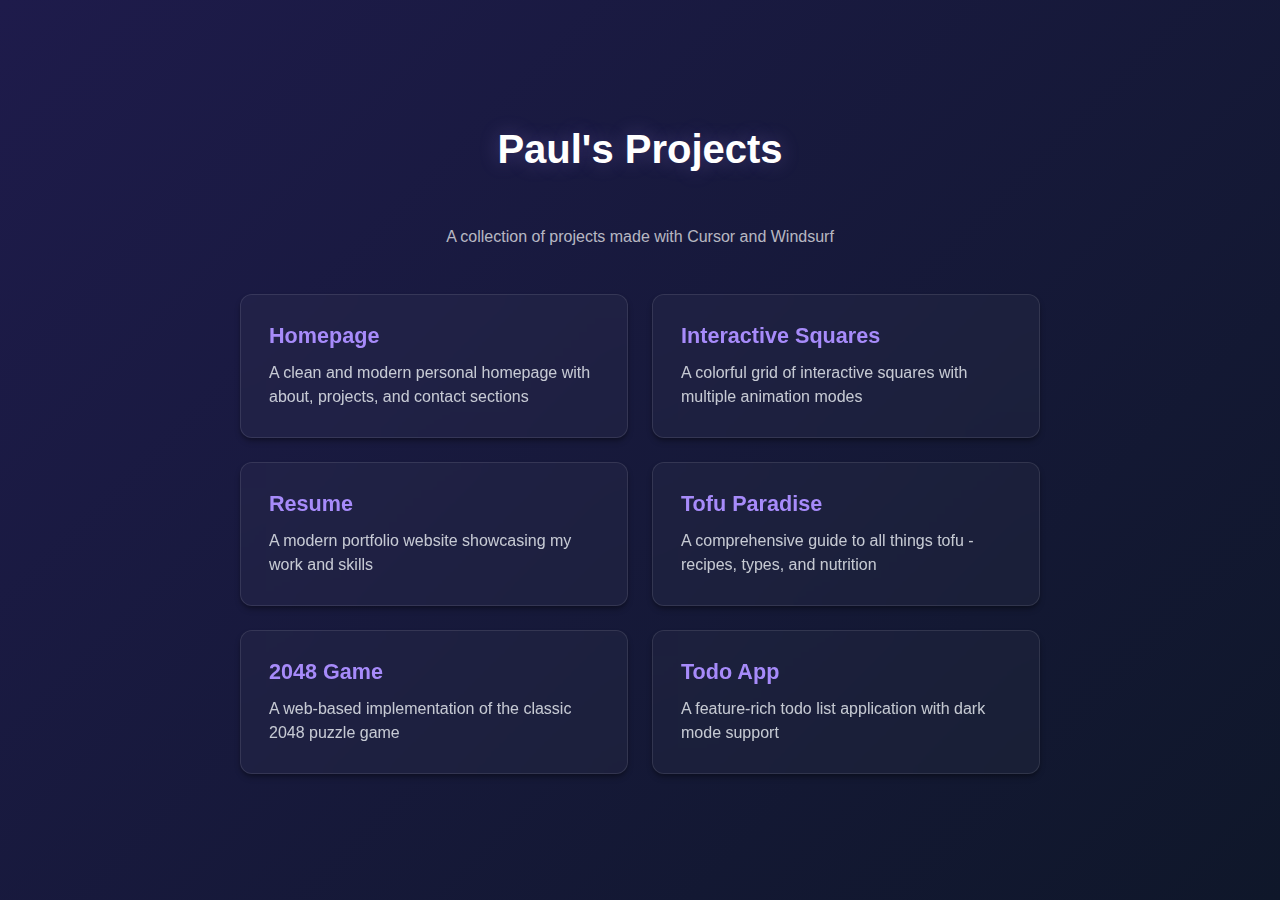
<file: index.html>
<!DOCTYPE html>
<html lang="en">
<head>
    <meta charset="UTF-8">
    <meta name="viewport" content="width=device-width, initial-scale=1.0">
    <title>Paul's Projects</title>
    <style>
        :root {
            --bg-color: #1e1b4b;
            --text-color: #f1f5f9;
            --primary-color: #a78bfa;
            --hover-bg: #1e293b;
            --gradient-start: #1e1b4b;
            --gradient-end: #0f172a;
            --card-shadow: 0 4px 6px -1px rgba(0, 0, 0, 0.3), 0 2px 4px -1px rgba(0, 0, 0, 0.2);
        }

        @media (prefers-color-scheme: dark) {
            :root {
                --bg-color: #1e1b4b;
                --text-color: #f1f5f9;
                --primary-color: #a78bfa;
                --hover-bg: #1e293b;
                --gradient-start: #1e1b4b;
                --gradient-end: #0f172a;
                --card-shadow: 0 4px 6px -1px rgba(0, 0, 0, 0.4), 0 2px 4px -1px rgba(0, 0, 0, 0.3);
            }
        }

        * {
            margin: 0;
            padding: 0;
            box-sizing: border-box;
        }

        body {
            font-family: -apple-system, BlinkMacSystemFont, 'Segoe UI', Roboto, sans-serif;
            background-color: var(--bg-color);
            color: var(--text-color);
            min-height: 100vh;
            display: flex;
            justify-content: center;
            align-items: center;
            padding: 2rem;
            background: linear-gradient(135deg, var(--gradient-start) 0%, var(--gradient-end) 100%);
        }
        p {
            padding: 1rem;
            text-align: center;
            color: rgba(255, 255, 255, 0.7);
            margin-bottom: 2rem;
        }

        .container {
            max-width: 800px;
            width: 100%;
        }

        h1 {
            font-size: 2.5rem;
            font-weight: 800;
            margin-bottom: 2.5rem;
            text-align: center;
            color: #fff;
            text-shadow: 0 0 20px rgba(167, 139, 250, 0.3);
        }

        .projects {
            display: grid;
            gap: 1.5rem;
        }

        .project-link {
            display: block;
            padding: 1.75rem;
            text-decoration: none;
            color: var(--text-color);
            background-color: rgba(255, 255, 255, 0.03);
            backdrop-filter: blur(10px);
            border-radius: 12px;
            transition: all 0.3s ease;
            border: 1px solid rgba(255, 255, 255, 0.1);
            box-shadow: var(--card-shadow);
        }

        .project-link:hover {
            transform: translateY(-4px);
            box-shadow: 0 8px 15px -3px rgba(0, 0, 0, 0.1), 0 4px 6px -2px rgba(0, 0, 0, 0.05);
            border-color: var(--primary-color);
            background-color: rgba(255, 255, 255, 0.05);
        }

        .project-title {
            font-size: 1.35rem;
            font-weight: 600;
            margin-bottom: 0.75rem;
            color: #a78bfa;
        }

        .project-description {
            opacity: 0.8;
            font-size: 1rem;
            line-height: 1.5;
        }

        @media (min-width: 640px) {
            .projects {
                grid-template-columns: repeat(2, 1fr);
            }
        }
    </style>
</head>
<body>
    <div class="container">
        <h1>Paul's Projects</h1>
        <p>A collection of projects made with Cursor and Windsurf</p>
        <div class="projects">
            <a href="homepage/index.html" class="project-link">
                <div class="project-title">Homepage</div>
                <div class="project-description">A clean and modern personal homepage with about, projects, and contact sections</div>
            </a>
            <a href="squares/index.html" class="project-link">
                <div class="project-title">Interactive Squares</div>
                <div class="project-description">A colorful grid of interactive squares with multiple animation modes</div>
            </a>
            <a href="personal/index.html" class="project-link">
                <div class="project-title">Resume</div>
                <div class="project-description">A modern portfolio website showcasing my work and skills</div>
            </a>
            <a href="tofu/index.html" class="project-link">
                <div class="project-title">Tofu Paradise</div>
                <div class="project-description">A comprehensive guide to all things tofu - recipes, types, and nutrition</div>
            </a>
            <a href="2048/index.html" class="project-link">
                <div class="project-title">2048 Game</div>
                <div class="project-description">A web-based implementation of the classic 2048 puzzle game</div>
            </a>
            <a href="todo/index.html" class="project-link">
                <div class="project-title">Todo App</div>
                <div class="project-description">A feature-rich todo list application with dark mode support</div>
            </a>
        </div>
    </div>
</body>
</html>
</file>
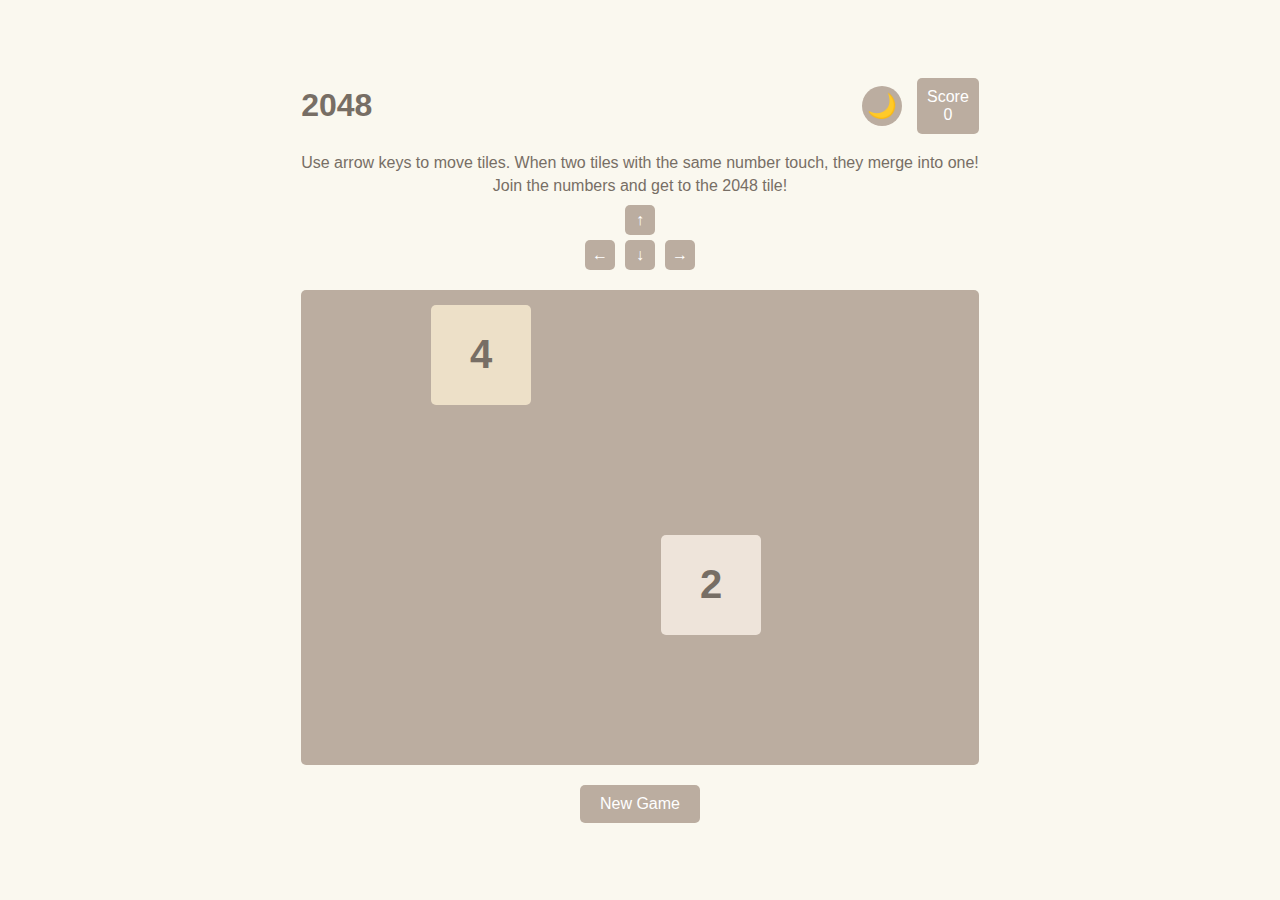
<file: 2048/index.html>
<!DOCTYPE html>
<html lang="en" data-theme="light">
<head>
    <meta charset="UTF-8">
    <title>2048 Game</title>
    <link rel="stylesheet" href="styles.css">
</head>
<body>
    <div class="container">
        <div class="header">
            <h1>2048</h1>
            <div class="theme-score-container">
                <button id="theme-toggle" class="theme-toggle">
                    <span class="theme-icon">🌙</span>
                </button>
                <div class="score-container">
                    <div class="score-label">Score</div>
                    <div id="score">0</div>
                </div>
            </div>
        </div>
        <div class="instructions">
            <p>Use arrow keys to move tiles. When two tiles with the same number touch, they merge into one!</p>
            <p>Join the numbers and get to the 2048 tile!</p>
            <div class="key-controls">
                <span>↑</span>
                <div>
                    <span>←</span>
                    <span>↓</span>
                    <span>→</span>
                </div>
            </div>
        </div>
        <div id="game-board" class="game-board"></div>
        <div class="controls">
            <button id="new-game">New Game</button>
        </div>
    </div>
    <script src="game.js"></script>
</body>
</html>
</file>
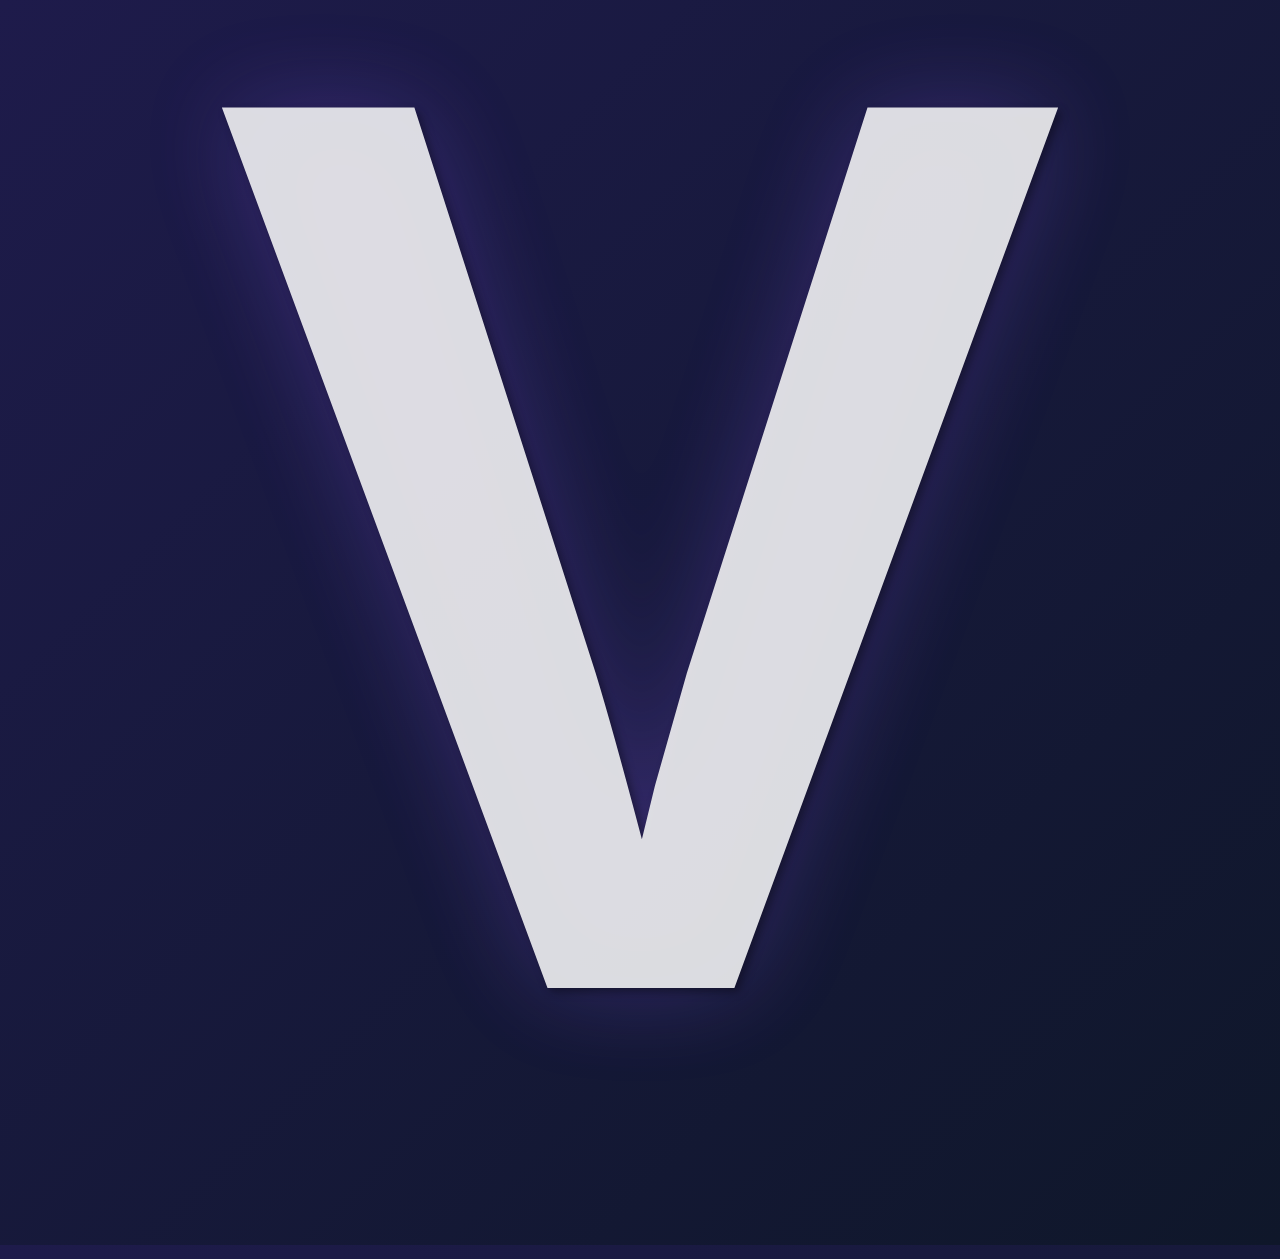
<file: homepage/index.html>
<!DOCTYPE html>
<html lang="en">
<head>
    <meta charset="UTF-8">
    <meta name="viewport" content="width=device-width, initial-scale=1.0">
    <title>Paul Vudmaska</title>
    <link rel="stylesheet" href="css.css">
    <link rel="icon" href="favicon.ico" type="image/x-icon">
    <meta name="description" content="Welcome to Paul Vudmaska's creative space">
    <meta name="theme-color" content="#020617">
</head>
<body>
    <div class="container">
        <div class="logo">
            <div class="v">V</div>
            <div class="paul">Paul</div>
        </div>
        <div class="thanks">I'm Paul, thanks for visiting</div>
    </div>
    <script src="js.js"></script>
</body>
</html>
</file>
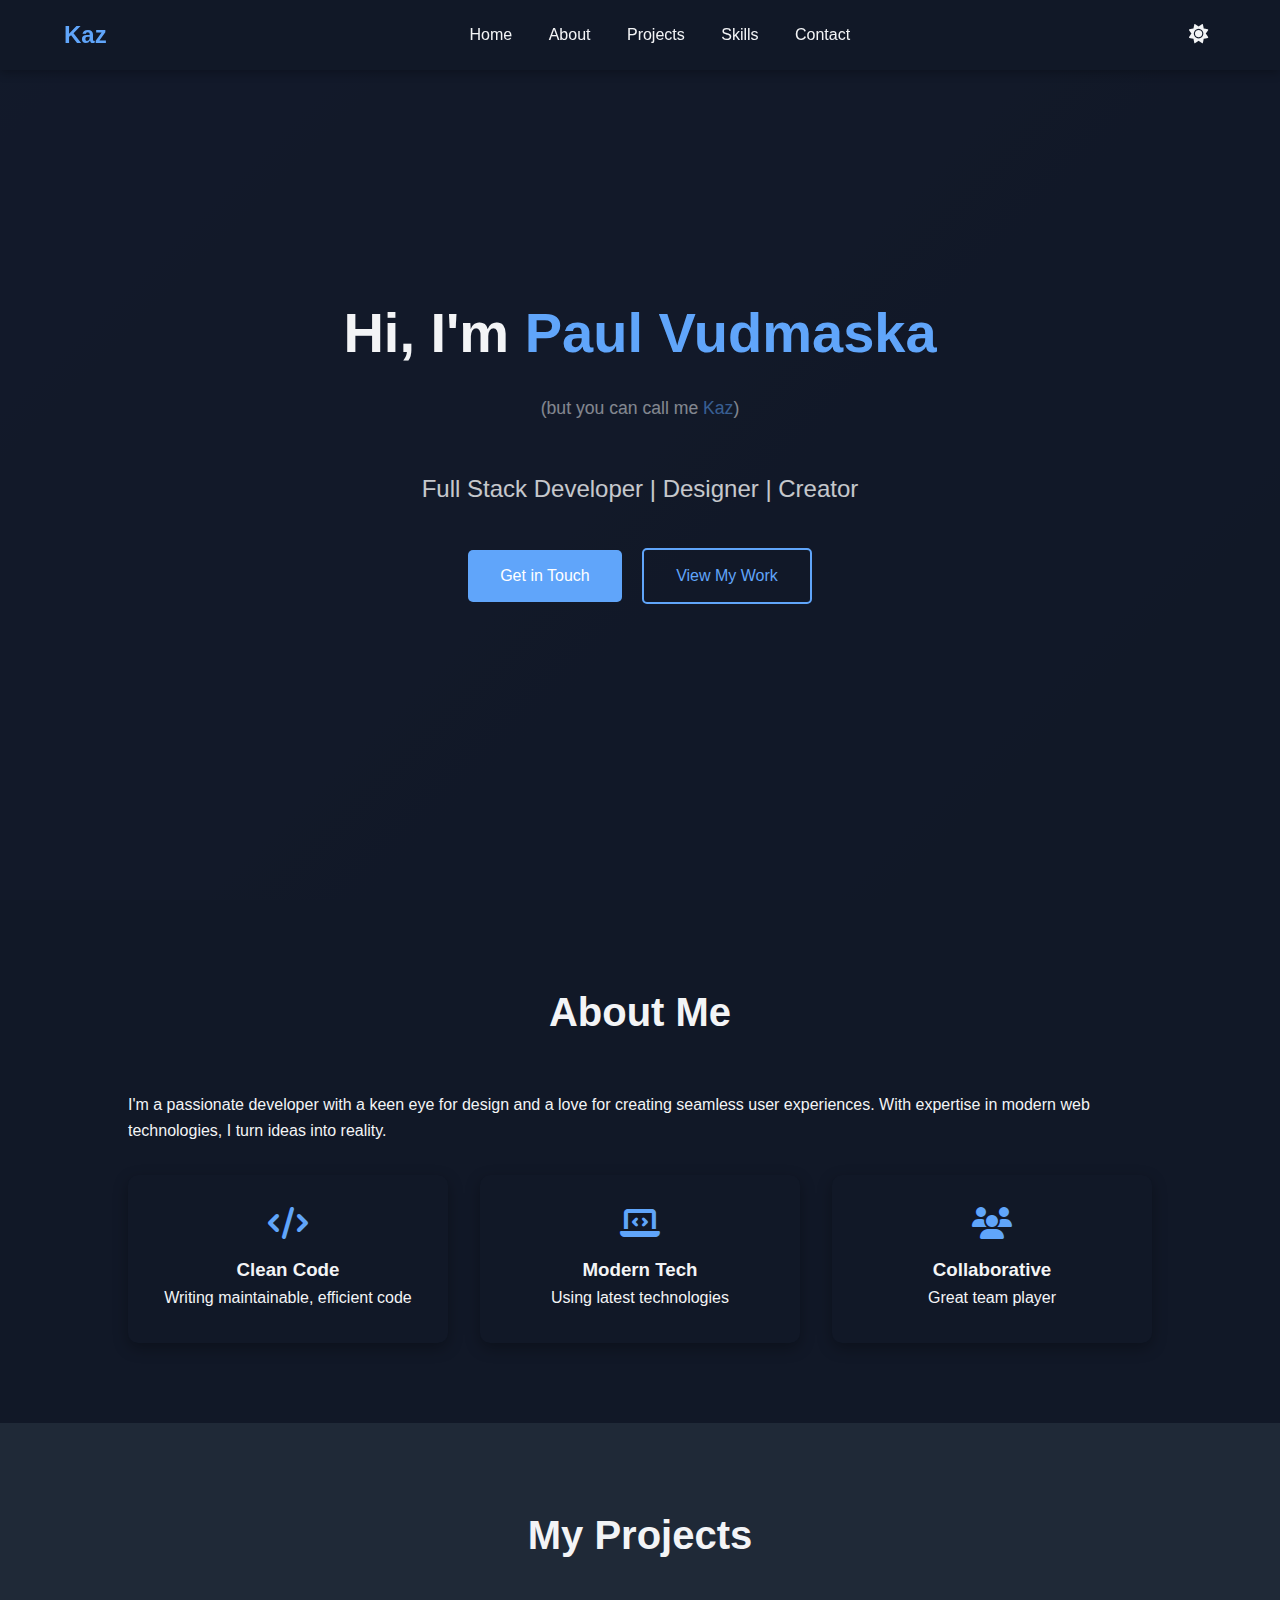
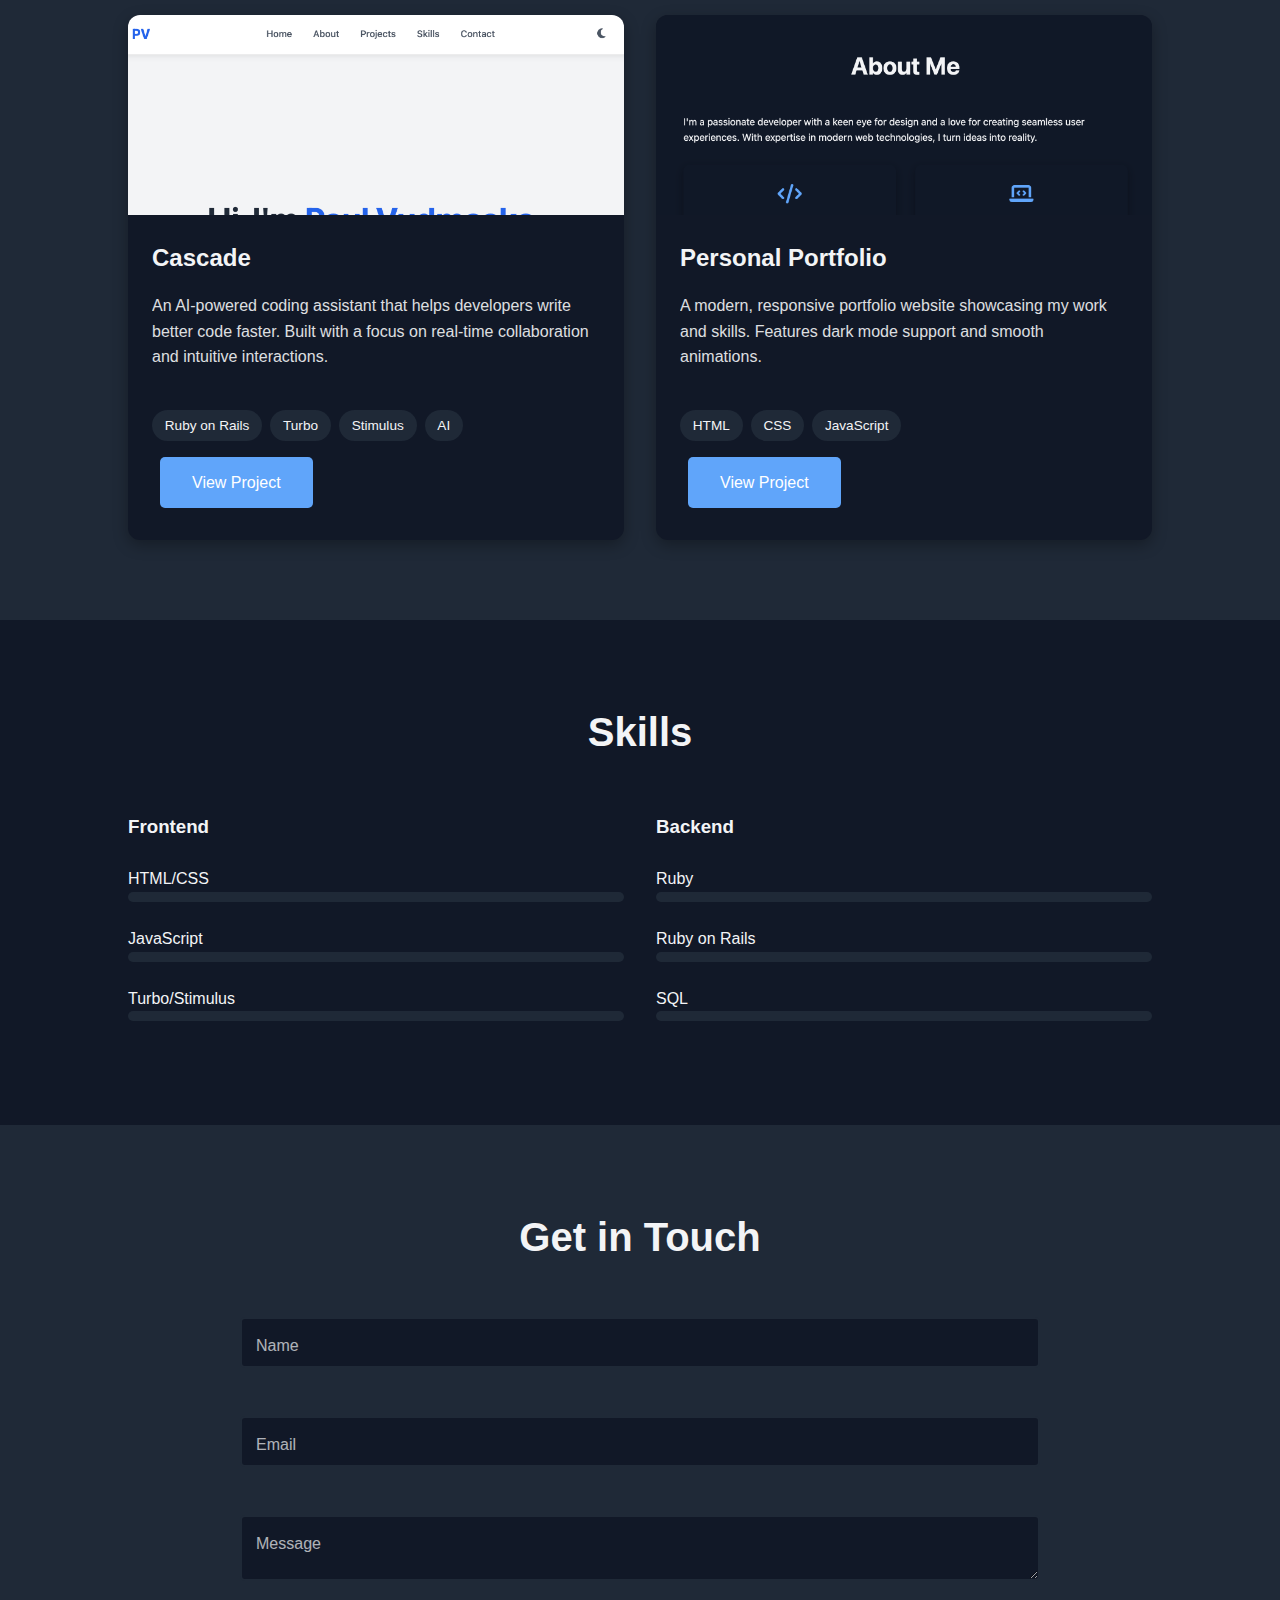
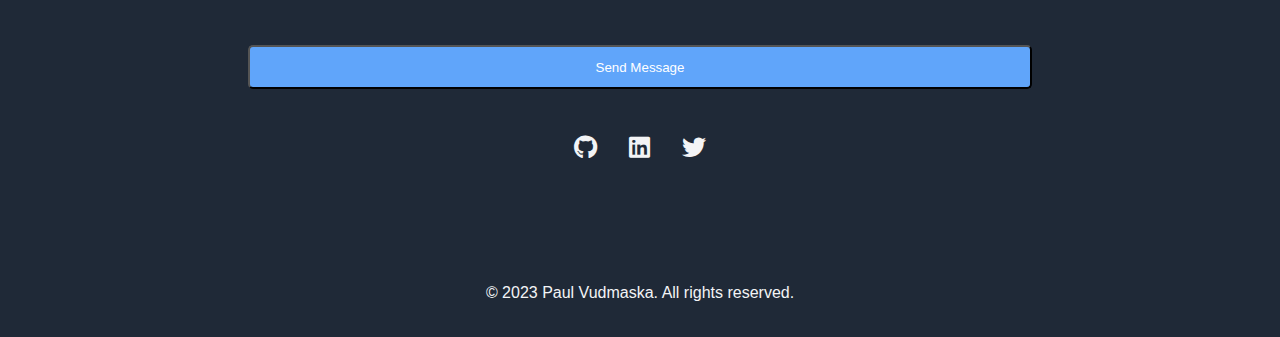
<file: personal/index.html>
<!DOCTYPE html>
<html lang="en">
<head>
    <meta charset="UTF-8">
    <meta name="viewport" content="width=device-width, initial-scale=1.0">
    <title>Paul Vudmaska - Personal Portfolio</title>
    <link rel="stylesheet" href="styles.css">
    <link rel="stylesheet" href="https://cdnjs.cloudflare.com/ajax/libs/font-awesome/6.4.0/css/all.min.css">
</head>
<body class="dark-theme">
    <nav class="navbar">
        <div class="nav-logo">Kaz</div>
        <div class="nav-links">
            <a href="#home">Home</a>
            <a href="#about">About</a>
            <a href="#projects">Projects</a>
            <a href="#skills">Skills</a>
            <a href="#contact">Contact</a>
        </div>
        <button class="theme-toggle">
            <i class="fas fa-sun"></i>
        </button>
    </nav>

    <section id="home" class="hero">
        <div class="hero-content">
            <h1>Hi, I'm <span class="highlight">Paul Vudmaska</span></h1>
            <h4>(but you can call me <span class="highlight">Kaz</span>)</h4>
            <p class="tagline">Full Stack Developer | Designer | Creator</p>
            <div class="cta-buttons">
                <a href="#contact" class="btn primary">Get in Touch</a>
                <a href="#projects" class="btn secondary">View My Work</a>
            </div>
        </div>
    </section>

    <section id="about" class="about">
        <h2>About Me</h2>
        <div class="about-content">
            <div class="about-text">
                <p>I'm a passionate developer with a keen eye for design and a love for creating seamless user experiences. With expertise in modern web technologies, I turn ideas into reality.</p>
                <div class="facts">
                    <div class="fact">
                        <i class="fas fa-code"></i>
                        <h3>Clean Code</h3>
                        <p>Writing maintainable, efficient code</p>
                    </div>
                    <div class="fact">
                        <i class="fas fa-laptop-code"></i>
                        <h3>Modern Tech</h3>
                        <p>Using latest technologies</p>
                    </div>
                    <div class="fact">
                        <i class="fas fa-users"></i>
                        <h3>Collaborative</h3>
                        <p>Great team player</p>
                    </div>
                </div>
            </div>
        </div>
    </section>

    <section id="projects" class="projects">
        <h2>My Projects</h2>
        <div class="project-grid">
            <!-- Project cards will be dynamically added with JavaScript -->
        </div>
    </section>

    <section id="skills" class="skills">
        <h2>Skills</h2>
        <div class="skills-container">
            <div class="skill-category">
                <h3>Frontend</h3>
                <div class="skill-list">
                    <div class="skill">
                        <span>HTML/CSS</span>
                        <div class="progress-bar" data-progress="90"></div>
                    </div>
                    <div class="skill">
                        <span>JavaScript</span>
                        <div class="progress-bar" data-progress="85"></div>
                    </div>
                    <div class="skill">
                        <span>Turbo/Stimulus</span>
                        <div class="progress-bar" data-progress="50"></div>
                    </div>
                </div>
            </div>
            <div class="skill-category">
                <h3>Backend</h3>
                <div class="skill-list">
                    <div class="skill">
                        <span>Ruby</span>
                        <div class="progress-bar" data-progress="80"></div>
                    </div>
                    <div class="skill">
                        <span>Ruby on Rails</span>
                        <div class="progress-bar" data-progress="85"></div>
                    </div>
                    <div class="skill">
                        <span>SQL</span>
                        <div class="progress-bar" data-progress="45"></div>
                    </div>
                </div>
            </div>
        </div>
    </section>

    <section id="contact" class="contact">
        <h2>Get in Touch</h2>
        <div class="contact-container">
            <form id="contact-form" class="contact-form">
                <div class="form-group">
                    <input type="text" id="name" name="name" placeholder=" " required>
                    <label for="name">Name</label>
                </div>
                <div class="form-group">
                    <input type="email" id="email" name="email" placeholder=" " required>
                    <label for="email">Email</label>
                </div>
                <div class="form-group">
                    <textarea id="message" name="message" placeholder=" " required></textarea>
                    <label for="message">Message</label>
                </div>
                <button type="submit" class="btn primary">Send Message</button>
            </form>
            <div class="social-links">
                <a href="#" target="_blank"><i class="fab fa-github"></i></a>
                <a href="#" target="_blank"><i class="fab fa-linkedin"></i></a>
                <a href="#" target="_blank"><i class="fab fa-twitter"></i></a>
            </div>
        </div>
    </section>

    <footer>
        <p>&copy; 2023 Paul Vudmaska. All rights reserved.</p>
    </footer>

    <script src="script.js"></script>
</body>
</html>
</file>
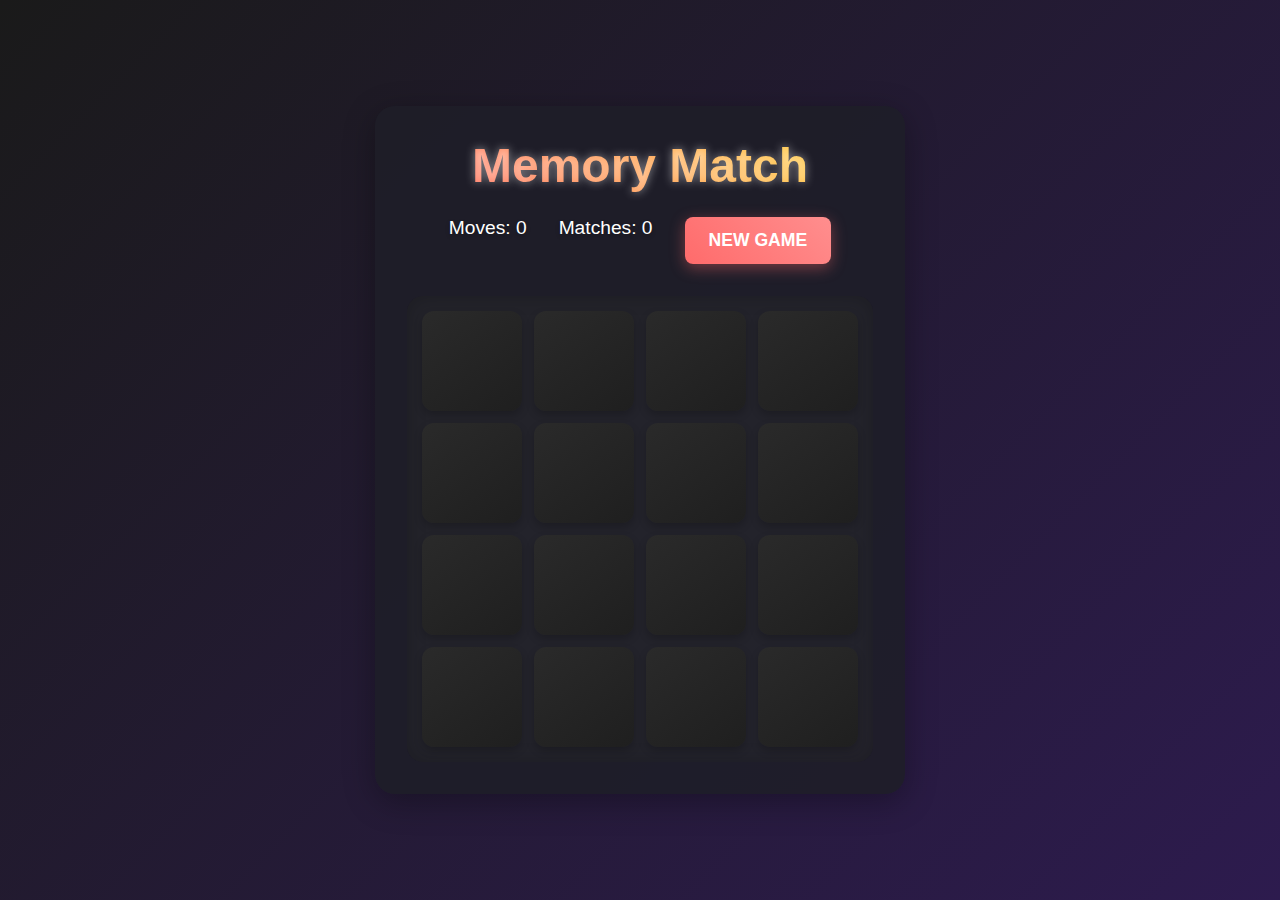
<file: squares/index.html>
<!DOCTYPE html>
<html lang="en">
<head>
    <meta charset="UTF-8">
    <meta name="viewport" content="width=device-width, initial-scale=1.0">
    <title>Memory Match</title>
    <link rel="stylesheet" href="css.css">
    <link rel="stylesheet" href="https://cdnjs.cloudflare.com/ajax/libs/font-awesome/6.0.0/css/all.min.css">
</head>
<body>
    <div class="container">
        <h1>Memory Match</h1>
        <div class="stats">
            <div class="moves">Moves: <span id="moveCount">0</span></div>
            <div class="matches">Matches: <span id="matchCount">0</span></div>
            <button id="reset">New Game</button>
        </div>
        <div class="grid"></div>
    </div>
    <script src="js.js"></script>
</body>
</html>
</file>
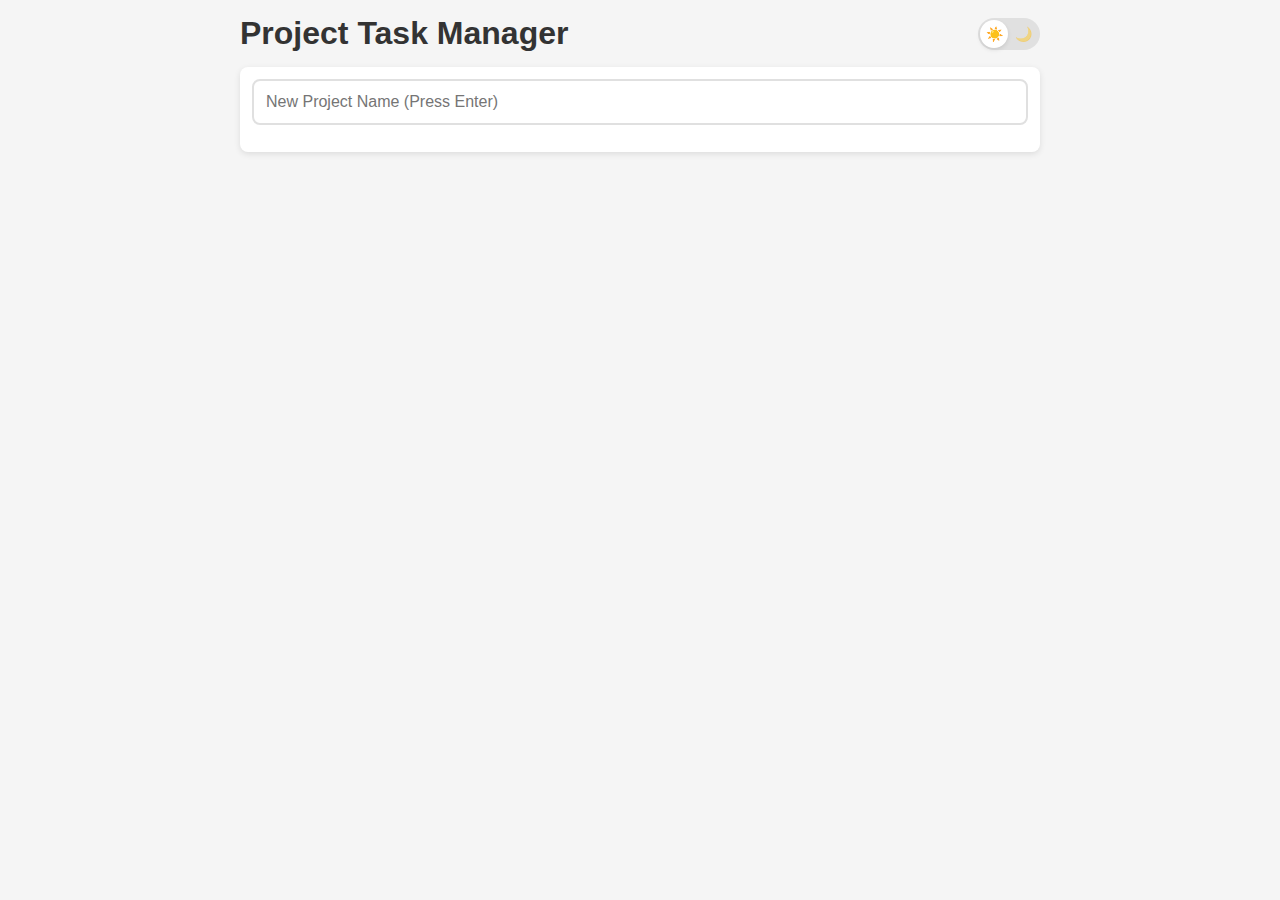
<file: tasks/index.html>
<!DOCTYPE html>
<html lang="en">
<head>
    <meta charset="UTF-8">
    <meta name="viewport" content="width=device-width, initial-scale=1.0">
    <title>Project Task Manager</title>
    <link rel="stylesheet" href="css.css">
</head>
<body>
    <div class="container">
        <header>
            <div class="header-content">
                <h1>Project Task Manager</h1>
                <button id="themeToggle" class="theme-toggle" aria-label="Toggle theme">
                    <div class="theme-toggle-track">
                        <div class="theme-toggle-thumb"></div>
                        <div class="theme-toggle-icons">
                            <span class="light-icon">☀️</span>
                            <span class="dark-icon">🌙</span>
                        </div>
                    </div>
                </button>
            </div>
        </header>
        
        <div class="new-project">
            <input type="text" id="projectInput" placeholder="New Project Name (Press Enter)">
        </div>

        <div class="projects-container"></div>

        <template id="project-template">
            <div class="project">
                <div class="project-header">
                    <div class="project-title">
                        <h2></h2>
                    </div>
                    <button class="delete-btn">Delete</button>
                </div>
                <div class="task-list" ondragover="handleDragOver(event)" ondrop="handleDrop(event)">
                    <input type="text" class="task-input" placeholder="Add a new task...">
                </div>
            </div>
        </template>

        <template id="task-template">
            <div class="task" draggable="true" ondragstart="handleDragStart(event)" ondragend="handleDragEnd(event)">
                <div class="drag-handle">⋮⋮</div>
                <input type="checkbox">
                <span></span>
                <button class="delete-btn">Delete</button>
            </div>
        </template>

        <div id="projects"></div>
    </div>
    <script src="js.js"></script>
</body>
</html>
</file>
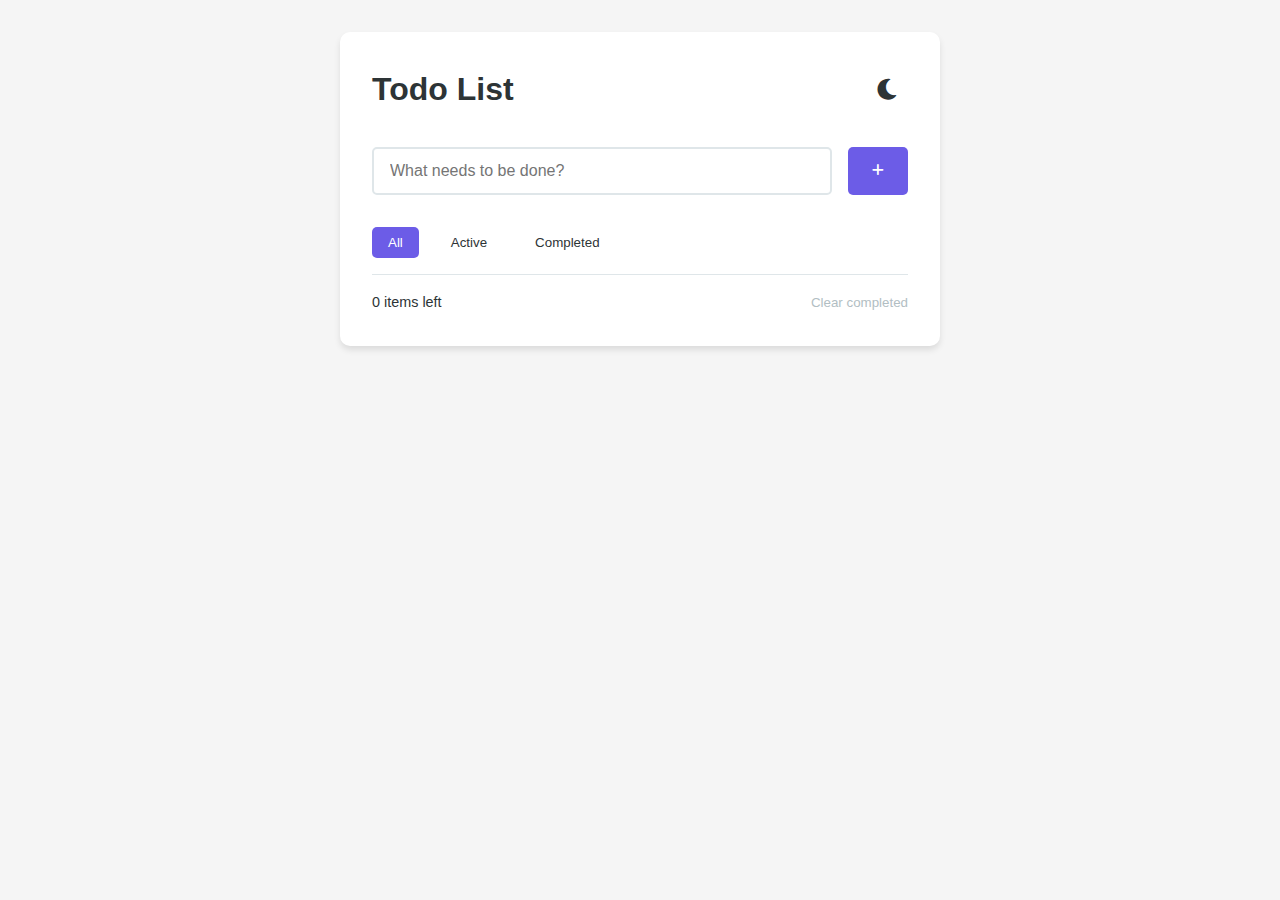
<file: todo/index.html>
<!DOCTYPE html>
<html lang="en">
<head>
    <meta charset="UTF-8">
    <meta name="viewport" content="width=device-width, initial-scale=1.0">
    <title>Todo App</title>
    <link rel="stylesheet" href="styles.css">
    <link rel="stylesheet" href="https://cdnjs.cloudflare.com/ajax/libs/font-awesome/6.0.0/css/all.min.css">
</head>
<body>
    <div class="container">
        <header>
            <h1>Todo List</h1>
            <button id="theme-toggle" class="theme-toggle">
                <i class="fas fa-moon"></i>
            </button>
        </header>
        
        <div class="todo-input-container">
            <input type="text" id="todo-input" placeholder="What needs to be done?">
            <button id="add-todo">
                <i class="fas fa-plus"></i>
            </button>
        </div>

        <div class="filters">
            <button class="filter-btn active" data-filter="all">All</button>
            <button class="filter-btn" data-filter="active">Active</button>
            <button class="filter-btn" data-filter="completed">Completed</button>
        </div>

        <ul id="todo-list"></ul>

        <div class="todo-stats">
            <span id="items-left">0 items left</span>
            <button id="clear-completed">Clear completed</button>
        </div>
    </div>
    <script src="app.js"></script>
</body>
</html>
</file>
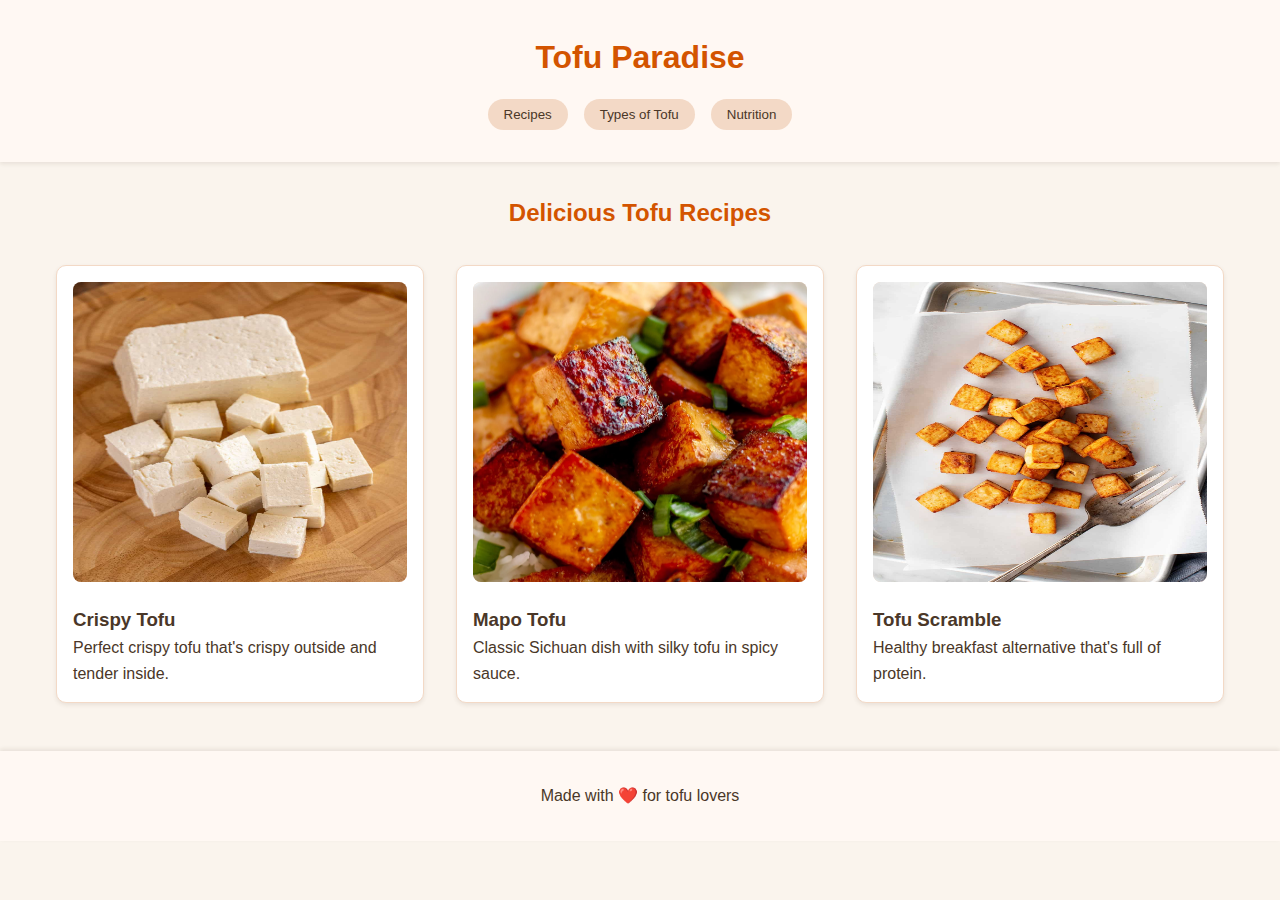
<file: tofu/index.html>
<!DOCTYPE html>
<html lang="en">
<head>
    <meta charset="UTF-8">
    <meta name="viewport" content="width=device-width, initial-scale=1.0">
    <title>Tofu Paradise</title>
    <link rel="stylesheet" href="css.css">
</head>
<body>
    <header>
        <h1>Tofu Paradise</h1>
        <nav>
            <button class="nav-btn" data-section="recipes">Recipes</button>
            <button class="nav-btn" data-section="types">Types of Tofu</button>
            <button class="nav-btn" data-section="nutrition">Nutrition</button>
        </nav>
    </header>

    <main>
        <section id="recipes" class="active">
            <h2>Delicious Tofu Recipes</h2>
            <div class="recipe-grid">
                <div class="recipe-card">
                    <img src="images/crispy.jpg" alt="Crispy tofu dish" class="recipe-image">
                    <h3>Crispy Tofu</h3>
                    <p>Perfect crispy tofu that's crispy outside and tender inside.</p>
                </div>
                <div class="recipe-card">
                    <img src="images/mapo.webp" alt="Mapo tofu dish" class="recipe-image">
                    <h3>Mapo Tofu</h3>
                    <p>Classic Sichuan dish with silky tofu in spicy sauce.</p>
                </div>
                <div class="recipe-card">
                    <img src="images/tofu.jpg" alt="Tofu scramble dish" class="recipe-image">
                    <h3>Tofu Scramble</h3>
                    <p>Healthy breakfast alternative that's full of protein.</p>
                </div>
            </div>
        </section>

        <section id="types" class="hidden">
            <h2>Types of Tofu</h2>
            <div class="tofu-types">
                <div class="type-card">
                    <h3>Silken Tofu</h3>
                    <p>Smooth and delicate, perfect for soups and desserts.</p>
                </div>
                <div class="type-card">
                    <h3>Firm Tofu</h3>
                    <p>Great for stir-frying and grilling.</p>
                </div>
                <div class="type-card">
                    <h3>Extra Firm Tofu</h3>
                    <p>Ideal for crispy dishes and meat substitutes.</p>
                </div>
            </div>
        </section>

        <section id="nutrition" class="hidden">
            <h2>Nutritional Benefits</h2>
            <div class="nutrition-info">
                <div class="benefit">
                    <h3>Protein Rich</h3>
                    <p>High quality plant-based protein source.</p>
                </div>
                <div class="benefit">
                    <h3>Low Calorie</h3>
                    <p>Perfect for weight management.</p>
                </div>
                <div class="benefit">
                    <h3>Versatile</h3>
                    <p>Can be used in countless dishes.</p>
                </div>
            </div>
        </section>
    </main>

    <footer>
        <p>Made with ❤️ for tofu lovers</p>
    </footer>

    <script src="js.js"></script>
</body>
</html>
</file>
<file: 2048/styles.css>
:root[data-theme="light"] {
    --bg-color: #faf8ef;
    --text-color: #776e65;
    --grid-color: #bbada0;
    --tile-color: #eee4da;
    --tile-text-color: #776e65;
    --bright-text: white;
}

:root[data-theme="dark"] {
    --bg-color: #1f2937;
    --text-color: #e5e7eb;
    --grid-color: #4b5563;
    --tile-color: #374151;
    --tile-text-color: #e5e7eb;
    --bright-text: white;
}

body {
    font-family: Arial, sans-serif;
    display: flex;
    justify-content: center;
    align-items: center;
    min-height: 100vh;
    margin: 0;
    background-color: var(--bg-color);
    transition: background-color 0.3s ease;
}

.container {
    text-align: center;
}

.header {
    display: flex;
    justify-content: space-between;
    align-items: center;
    margin-bottom: 20px;
}

h1 {
    color: var(--text-color);
    margin: 0;
}

.theme-score-container {
    display: flex;
    gap: 15px;
    align-items: center;
}

.theme-toggle {
    background: none;
    border: none;
    cursor: pointer;
    font-size: 24px;
    padding: 5px;
    border-radius: 50%;
    width: 40px;
    height: 40px;
    display: flex;
    align-items: center;
    justify-content: center;
    background-color: var(--grid-color);
    color: var(--bright-text);
    transition: background-color 0.3s ease;
}

.theme-toggle:hover {
    opacity: 0.9;
}

.score-container {
    background-color: var(--grid-color);
    color: var(--bright-text);
    padding: 10px;
    border-radius: 5px;
}

.game-board {
    display: grid;
    grid-template-columns: repeat(4, 100px);
    grid-template-rows: repeat(4, 100px);
    gap: 15px;
    background-color: var(--grid-color);
    border-radius: 5px;
    padding: 15px;
}

.tile {
    display: flex;
    justify-content: center;
    align-items: center;
    font-size: 40px;
    font-weight: bold;
    border-radius: 5px;
    transition: all 0.2s ease-in-out;
}

.tile-2 { background-color: var(--tile-color); color: var(--tile-text-color); }
.tile-4 { background-color: #ede0c8; color: var(--tile-text-color); }
.tile-8 { background-color: #f2b179; color: var(--bright-text); }
.tile-16 { background-color: #f59563; color: var(--bright-text); }
.tile-32 { background-color: #f67c5f; color: var(--bright-text); }
.tile-64 { background-color: #f65e3b; color: var(--bright-text); }
.tile-128 { background-color: #edcf72; color: var(--bright-text); }
.tile-256 { background-color: #edcc61; color: var(--bright-text); }
.tile-512 { background-color: #edc850; color: var(--bright-text); }
.tile-1024 { background-color: #edc53f; color: var(--bright-text); }
.tile-2048 { background-color: #edc22e; color: var(--bright-text); }

.instructions {
    margin-bottom: 20px;
    color: var(--text-color);
}

.instructions p {
    margin: 5px 0;
    font-size: 16px;
}

.key-controls {
    display: flex;
    flex-direction: column;
    align-items: center;
    margin-top: 10px;
}

.key-controls div {
    display: flex;
    gap: 10px;
    margin-top: 5px;
}

.key-controls span {
    display: inline-block;
    background-color: var(--grid-color);
    color: var(--bright-text);
    width: 30px;
    height: 30px;
    line-height: 30px;
    text-align: center;
    border-radius: 5px;
    font-weight: bold;
}

.controls button {
    background-color: var(--grid-color);
    color: var(--bright-text);
    border: none;
    padding: 10px 20px;
    border-radius: 5px;
    cursor: pointer;
    font-size: 16px;
    margin-top: 20px;
    transition: opacity 0.2s ease;
}

.controls button:hover {
    opacity: 0.9;
}
</file>
<file: personal/styles.css>
:root {
    --primary-color: #2563eb;
    --secondary-color: #3b82f6;
    --text-color: #1f2937;
    --nav-text-color: #4b5563;
    --bg-color: #ffffff;
    --section-bg: #f3f4f6;
    --card-shadow: rgba(0, 0, 0, 0.1);
    --card-hover-shadow: rgba(0, 0, 0, 0.15);
    --card-hover-bg: #f3f4f6;
    --hero-gradient: linear-gradient(135deg, rgba(37, 99, 235, 0.15) 0%, rgba(255, 255, 255, 0.75) 100%);
    --transition: all 0.3s ease;
    --font-weight: 200;
    --font-weight-bold: 600;
    --overlay-opacity: 0.7;
    --hover-color: #1d4ed8;
    --border-color: #e5e7eb;
    --card-bg: #ffffff;
    --card-border: #e5e7eb;
}

[data-theme="dark"] {
    --primary-color: #60a5fa;
    --secondary-color: #3b82f6;
    --text-color: #f3f4f6;
    --nav-text-color: #f3f4f6;
    --bg-color: #111827;
    --section-bg: #1f2937;
    --card-shadow: rgba(0, 0, 0, 0.3);
    --card-hover-shadow: rgba(0, 0, 0, 0.4);
    --card-hover-bg: #2d3748;
    --hero-gradient: linear-gradient(135deg, rgba(37, 99, 235, 0.15) 0%, rgba(17, 24, 39, 0.9) 100%);
    --transition: all 0.3s ease;
    --overlay-opacity: 0.92;
    --hover-color: #93c5fd;
    --border-color: #374151;
    --card-bg: #1f2937;
    --card-border: #374151;
    --card-hover-bg: #374151;
}

* {
    margin: 0;
    padding: 0;
    box-sizing: border-box;
}

html {
    scroll-behavior: smooth;
}

body {
    font-family: 'Inter', -apple-system, BlinkMacSystemFont, 'Segoe UI', Roboto, sans-serif;
    line-height: 1.6;
    color: var(--text-color);
    background-color: var(--bg-color);
    transition: var(--transition);
}

.navbar {
    position: fixed;
    top: 0;
    width: 100%;
    display: flex;
    justify-content: space-between;
    align-items: center;
    padding: 1rem 5%;
    background-color: var(--bg-color);
    box-shadow: 0 2px 10px var(--card-shadow);
    z-index: 1000;
}

.nav-logo {
    font-size: 1.5rem;
    font-weight: bold;
    color: var(--primary-color);
}

.nav-links a {
    margin-left: 2rem;
    text-decoration: none;
    color: var(--nav-text-color);
    font-weight: 500;
}

.theme-toggle {
    background: none;
    border: none;
    color: var(--nav-text-color);
    cursor: pointer;
    font-size: 1.2rem;
    padding: 0.5rem;
}

.hero {
    min-height: 100vh;
    display: flex;
    align-items: center;
    justify-content: center;
    padding: 2rem;
    position: relative;
    background: var(--hero-gradient), url('https://images.pexels.com/photos/3742711/pexels-photo-3742711.jpeg?auto=compress&cs=tinysrgb&w=1920') no-repeat center center;
    background-size: cover;
}

.hero::before {
    content: '';
    position: absolute;
    top: 0;
    left: 0;
    right: 0;
    bottom: 0;
    background: var(--bg-color);
    opacity: var(--overlay-opacity);
    z-index: 1;
}

.hero-content {
    position: relative;
    z-index: 2;
    text-align: center;
    max-width: 800px;
}

.hero-content h1 {
    font-size: 3.5rem;
    margin-bottom: 1rem;
}

.highlight {
    color: var(--primary-color);
}

.tagline {
    font-size: 1.5rem;
    margin-bottom: 2rem;
    color: var(--text-color);
    opacity: 0.8;
}

.btn {
    display: inline-block;
    padding: 0.8rem 2rem;
    border-radius: 5px;
    text-decoration: none;
    transition: var(--transition);
    margin: 0.5rem;
}

.btn.primary {
    background-color: var(--primary-color);
    color: white;
}

.btn.secondary {
    border: 2px solid var(--primary-color);
    color: var(--primary-color);
}

.btn:hover {
    transform: translateY(-2px);
    box-shadow: 0 5px 15px rgba(0, 0, 0, 0.1);
}

section {
    padding: 5rem 10%;
}

section:nth-child(even) {
    background-color: var(--section-bg);
}

h2 {
    font-size: 2.5rem;
    margin-bottom: 3rem;
    text-align: center;
}

h4 {
    font-size: 1.1rem;
    margin-bottom: 3rem;
    text-align: center;
    color: var(--text-color);
    font-weight: var(--font-weight);
    opacity: 0.5;
}

.about-content {
    display: grid;
    grid-template-columns: 1fr;
    gap: 2rem;
}

.facts {
    display: grid;
    grid-template-columns: repeat(auto-fit, minmax(250px, 1fr));
    gap: 2rem;
    margin-top: 2rem;
}

.fact {
    text-align: center;
    padding: 2rem;
    background-color: var(--bg-color);
    border-radius: 10px;
    box-shadow: 0 5px 15px var(--card-shadow);
    transition: var(--transition);
}

.fact:hover {
    transform: translateY(-5px);
    box-shadow: 0 8px 20px var(--card-hover-shadow);
    background-color: var(--card-hover-bg);
}

.fact i {
    font-size: 2rem;
    color: var(--primary-color);
    margin-bottom: 1rem;
}

.project-grid {
    display: grid;
    grid-template-columns: repeat(auto-fit, minmax(300px, 1fr));
    gap: 2rem;
    max-width: 1200px;
    margin: 0 auto;
}

.project-card {
    background-color: var(--bg-color);
    border-radius: 12px;
    overflow: hidden;
    box-shadow: 0 5px 15px var(--card-shadow);
    transition: var(--transition);
    display: flex;
    flex-direction: column;
}

.project-card:hover {
    transform: translateY(-5px);
    box-shadow: 0 8px 20px var(--card-hover-shadow);
}

.project-image {
    width: 100%;
    height: 200px;
    overflow: hidden;
}

.project-image img {
    width: 100%;
    height: 100%;
    object-fit: cover;
    transition: var(--transition);
}

.project-card:hover .project-image img {
    transform: scale(1.05);
}

.project-info {
    padding: 1.5rem;
    flex-grow: 1;
    display: flex;
    flex-direction: column;
}

.project-info h3 {
    font-size: 1.5rem;
    margin-bottom: 1rem;
    color: var(--text-color);
}

.project-info p {
    color: var(--text-color);
    opacity: 0.9;
    margin-bottom: 1.5rem;
    line-height: 1.6;
}

.project-tech {
    margin: 1rem 0;
    display: flex;
    flex-wrap: wrap;
    gap: 0.5rem;
}

.tech-tag {
    background-color: var(--section-bg);
    color: var(--text-color);
    padding: 0.3rem 0.8rem;
    border-radius: 20px;
    font-size: 0.85rem;
    transition: var(--transition);
}

.project-card .btn {
    margin-top: auto;
    align-self: flex-start;
}

.skills-container {
    display: grid;
    grid-template-columns: repeat(auto-fit, minmax(300px, 1fr));
    gap: 2rem;
}

.skill-category h3 {
    margin-bottom: 1.5rem;
}

.skill {
    margin-bottom: 1.5rem;
}

.progress-bar {
    height: 10px;
    background-color: var(--section-bg);
    border-radius: 5px;
    overflow: hidden;
    position: relative;
}

.progress-bar::after {
    content: '';
    position: absolute;
    left: 0;
    top: 0;
    height: 100%;
    background-color: var(--primary-color);
    width: var(--progress);
    transition: width 1s ease;
}

.contact-container {
    max-width: 800px;
    margin: 0 auto;
}

.contact-form {
    display: grid;
    gap: 1.5rem;
}

.form-group {
    position: relative;
    margin-bottom: 1.5rem;
}

.form-group input,
.form-group textarea {
    width: 100%;
    padding: 1rem;
    border: 2px solid var(--section-bg);
    border-radius: 5px;
    background-color: var(--bg-color);
    color: var(--text-color);
    transition: var(--transition);
}

.form-group label {
    position: absolute;
    left: 1rem;
    top: 1rem;
    pointer-events: none;
    transition: all 0.2s ease;
    color: var(--text-color);
    opacity: 0.7;
}

.form-group input:focus + label,
.form-group textarea:focus + label,
.form-group input:not(:placeholder-shown) + label,
.form-group textarea:not(:placeholder-shown) + label {
    top: -0.7rem;
    left: 0.8rem;
    font-size: 0.8rem;
    padding: 0 0.4rem;
    background-color: var(--bg-color);
    color: var(--primary-color);
    opacity: 1;
    border-radius: 4px;
}

.form-group input:focus,
.form-group textarea:focus {
    outline: none;
    border-color: var(--primary-color);
}

.social-links {
    display: flex;
    justify-content: center;
    gap: 2rem;
    margin-top: 2rem;
}

.social-links a {
    color: var(--text-color);
    font-size: 1.5rem;
    transition: var(--transition);
}

.social-links a:hover {
    color: var(--primary-color);
}

footer {
    text-align: center;
    padding: 2rem;
    background-color: var(--section-bg);
}

@media (max-width: 768px) {
    .navbar {
        padding: 1rem;
    }

    .nav-links {
        display: none;
    }

    .hero-content h1 {
        font-size: 2.5rem;
    }

    section {
        padding: 3rem 5%;
    }

    .project-grid {
        grid-template-columns: 1fr;
        padding: 0 1rem;
    }
}
</file>
<file: squares/css.css>
* {
    margin: 0;
    padding: 0;
    box-sizing: border-box;
}

body {
    min-height: 100vh;
    display: flex;
    justify-content: center;
    align-items: center;
    background: linear-gradient(135deg, #1a1a1a 0%, #2d1b4e 100%);
    font-family: -apple-system, BlinkMacSystemFont, 'Segoe UI', Roboto, sans-serif;
}

.container {
    text-align: center;
    padding: 2rem;
    background: rgba(30, 30, 40, 0.9);
    border-radius: 20px;
    box-shadow: 0 8px 32px rgba(0, 0, 0, 0.3);
}

h1 {
    color: #fff;
    margin-bottom: 1.5rem;
    font-size: 3rem;
    text-shadow: 0 0 10px rgba(255, 255, 255, 0.5);
    background: linear-gradient(45deg, #ff6b6b, #ffd93d);
    -webkit-background-clip: text;
    -webkit-text-fill-color: transparent;
    animation: glow 2s ease-in-out infinite alternate;
}

@keyframes glow {
    from {
        text-shadow: 0 0 10px rgba(255, 255, 255, 0.5);
    }
    to {
        text-shadow: 0 0 20px rgba(255, 255, 255, 0.8),
                     0 0 30px rgba(255, 107, 107, 0.6);
    }
}

.stats {
    display: flex;
    justify-content: center;
    gap: 2rem;
    margin-bottom: 2rem;
    color: #fff;
    font-size: 1.2rem;
    text-shadow: 0 2px 4px rgba(0, 0, 0, 0.3);
}

button {
    padding: 0.8rem 1.5rem;
    font-size: 1.1rem;
    background: linear-gradient(45deg, #ff6b6b, #ff8e8e);
    color: #fff;
    border: none;
    border-radius: 8px;
    cursor: pointer;
    transition: all 0.3s ease;
    text-transform: uppercase;
    font-weight: bold;
    box-shadow: 0 4px 15px rgba(255, 107, 107, 0.4);
}

button:hover {
    transform: translateY(-2px);
    box-shadow: 0 6px 20px rgba(255, 107, 107, 0.6);
}

button:active {
    transform: translateY(1px);
}

.grid {
    display: grid;
    grid-template-columns: repeat(4, 1fr);
    gap: 12px;
    padding: 15px;
    background: rgba(51, 51, 51, 0.3);
    border-radius: 16px;
    margin: 0 auto;
    box-shadow: inset 0 0 20px rgba(0, 0, 0, 0.2);
}

.square {
    width: 100px;
    height: 100px;
    background: linear-gradient(145deg, #2a2a2a, #1f1f1f);
    border-radius: 12px;
    cursor: pointer;
    display: flex;
    justify-content: center;
    align-items: center;
    font-size: 2.5rem;
    color: transparent;
    transition: all 0.5s cubic-bezier(0.4, 0, 0.2, 1);
    transform-style: preserve-3d;
    box-shadow: 0 4px 8px rgba(0, 0, 0, 0.2);
}

.square:hover:not(.matched):not(.flipped) {
    transform: translateY(-2px);
    box-shadow: 0 6px 12px rgba(0, 0, 0, 0.3);
    background: linear-gradient(145deg, #323232, #272727);
}

.square.flipped {
    background: linear-gradient(145deg, #3a3a3a, #2f2f2f);
    color: #fff;
    transform: rotateY(180deg);
    box-shadow: 0 4px 12px rgba(0, 0, 0, 0.3);
}

.square.matched {
    background: linear-gradient(145deg, #4CAF50, #45a049);
    color: #fff;
    cursor: default;
    animation: pulse 1s ease-in-out;
    box-shadow: 0 0 20px rgba(76, 175, 80, 0.4);
}

@keyframes pulse {
    0% { transform: scale(1); }
    50% { transform: scale(1.1); }
    100% { transform: scale(1); }
}

@media (max-width: 500px) {
    .container {
        padding: 1rem;
    }
    
    .square {
        width: 70px;
        height: 70px;
        font-size: 1.8rem;
    }
    
    h1 {
        font-size: 2rem;
    }
    
    .stats {
        font-size: 1rem;
        gap: 1rem;
    }
}
</file>
<file: tasks/css.css>
:root {
    /* Light theme */
    --bg-color: #f5f5f5;
    --container-bg: #ffffff;
    --text-color: #333333;
    --border-color: #e0e0e0;
    --hover-bg: #f0f0f0;
    --task-bg: #f8f8f8;
    --completed-color: #888888;
    --accent-color: #4CAF50;
    --delete-btn-bg: #dc2626;
    --delete-btn-hover: #b91c1c;
    --shadow-color: rgba(0, 0, 0, 0.1);
}

[data-theme="dark"] {
    --bg-color: #1a1a1a;
    --container-bg: #2d2d2d;
    --text-color: #ffffff;
    --border-color: #404040;
    --hover-bg: #3d3d3d;
    --task-bg: #363636;
    --completed-color: #888888;
    --accent-color: #6dd171;
    --delete-btn-bg: #dc2626;
    --delete-btn-hover: #b91c1c;
    --shadow-color: rgba(0, 0, 0, 0.3);
}

* {
    margin: 0;
    padding: 0;
    box-sizing: border-box;
    font-family: Arial, sans-serif;
}

body {
    font-family: -apple-system, BlinkMacSystemFont, "Segoe UI", Roboto, "Helvetica Neue", Arial, sans-serif;
    margin: 0;
    padding: 15px;
    background-color: var(--bg-color);
    color: var(--text-color);
    transition: background-color 0.3s ease, color 0.3s ease;
}

.container {
    max-width: 800px;
    margin: 0 auto;
}

.header-content {
    display: flex;
    justify-content: space-between;
    align-items: center;
    margin-bottom: 15px;
}

.new-project {
    margin-bottom: 15px;
    padding: 12px;
    background: var(--container-bg);
    border-radius: 8px;
    box-shadow: 0 2px 6px var(--shadow-color);
}

.new-project input[type="text"] {
    width: 100%;
    padding: 12px;
    font-size: 16px;
    border: 2px solid var(--border-color);
    border-radius: 8px;
    margin-bottom: 15px;
    box-sizing: border-box;
    background-color: var(--container-bg);
    color: var(--text-color);
}

.new-project input[type="text"]:focus {
    outline: none;
    border-color: var(--accent-color);
}

.new-project button {
    padding: 12px 24px;
    font-size: 16px;
    font-weight: bold;
    background-color: var(--accent-color);
    color: white;
    border: none;
    border-radius: 6px;
    cursor: pointer;
    transition: transform 0.1s ease, background-color 0.2s ease;
}

.new-project button:hover {
    background-color: #45a049;
    transform: translateY(-1px);
}

.new-project button:active {
    transform: translateY(1px);
}

.project {
    background: var(--container-bg);
    border-radius: 8px;
    padding: 12px;
    margin-bottom: 12px;
    box-shadow: 0 2px 4px var(--shadow-color);
}

.project-header {
    display: flex;
    justify-content: space-between;
    align-items: center;
    margin-bottom: 10px;
    padding: 0;
}

.project-title {
    display: flex;
    align-items: center;
    gap: 10px;
}

.project-title h2 {
    font-size: 20px;
    font-weight: bold;
    color: var(--text-color);
    margin: 0;
}

.task-list {
    margin-left: 0;
    min-height: 0;
    padding: 0;
    position: relative;
}

.drop-indicator {
    height: 2px;
    background-color: var(--accent-color);
    margin: 4px 0;
    border-radius: 1px;
    position: relative;
}

.drop-indicator::before {
    content: '';
    position: absolute;
    left: 0;
    top: 50%;
    transform: translateY(-50%);
    width: 6px;
    height: 6px;
    background-color: var(--accent-color);
    border-radius: 50%;
}

.drop-marker {
    position: absolute;
    left: 0;
    right: 0;
    height: 2px;
    background-color: var(--accent-color);
    pointer-events: none;
    opacity: 0;
    transition: opacity 0.15s ease;
}

.drop-marker::before {
    content: '';
    position: absolute;
    left: 0;
    top: 50%;
    transform: translateY(-50%);
    width: 6px;
    height: 6px;
    background-color: var(--accent-color);
    border-radius: 50%;
}

.drop-marker.active {
    opacity: 1;
}

.task-list .task-input {
    width: 100%;
    padding: 8px;
    font-size: 14px;
    border: 1px solid var(--border-color);
    border-radius: 4px;
    margin-bottom: 8px;
    box-sizing: border-box;
    background-color: var(--container-bg);
    color: var(--text-color);
}

.task-list .task-input:focus {
    outline: none;
    border-color: var(--accent-color);
}

.task {
    display: flex;
    align-items: center;
    gap: 8px;
    padding: 8px;
    border-radius: 4px;
    margin-bottom: 4px;
    background-color: var(--task-bg);
    user-select: none;
}

.drag-handle {
    cursor: grab;
    padding: 0 4px;
    color: var(--border-color);
    font-size: 16px;
    line-height: 1;
    touch-action: none;
}

.drag-handle:active {
    cursor: grabbing;
}

.task.dragging {
    opacity: 0.5;
}

.task:hover {
    background-color: var(--hover-bg);
}

.task input[type="checkbox"] {
    margin: 0;
    width: 16px;
    height: 16px;
    accent-color: var(--accent-color);
}

.task span {
    flex-grow: 1;
    font-size: 14px;
    color: var(--text-color);
}

.task button.delete-btn,
.project-header button.delete-btn {
    background: var(--delete-btn-bg);
    color: white;
    border: none;
    padding: 4px 8px;
    border-radius: 4px;
    cursor: pointer;
    font-size: 12px;
    opacity: 0;
    transition: opacity 0.2s ease-in-out, background-color 0.3s ease;
}

.task:hover button.delete-btn,
.project-header:hover button.delete-btn {
    opacity: 1;
}

.task button.delete-btn:hover,
.project-header button.delete-btn:hover {
    background: var(--delete-btn-hover);
}

.task button.delete-btn:active,
.project-header button.delete-btn:active {
    transform: translateY(1px);
}

.project-header button.delete-btn {
    padding: 4px 8px;
    font-size: 12px;
    font-weight: bold;
    background-color: var(--delete-btn-bg);
    color: white;
    border: none;
    border-radius: 4px;
    cursor: pointer;
    transition: all 0.2s ease;
}

.project-header:hover button.delete-btn {
    opacity: 1;
}

.project-header button.delete-btn:hover {
    background-color: var(--delete-btn-hover);
    transform: translateY(-1px);
}

.project-header button.delete-btn:active {
    transform: translateY(1px);
}

.task.completed span {
    text-decoration: line-through;
    color: var(--completed-color);
}

/* Theme Toggle Button */
.theme-toggle {
    background: none;
    border: none;
    padding: 0;
    cursor: pointer;
    width: 62px;
    height: 32px;
    position: relative;
    display: flex;
    align-items: center;
    justify-content: center;
}

.theme-toggle:focus {
    outline: none;
}

.theme-toggle:focus .theme-toggle-track {
    box-shadow: 0 0 0 2px var(--accent-color);
}

.theme-toggle-track {
    background-color: var(--border-color);
    border-radius: 16px;
    width: 100%;
    height: 100%;
    position: relative;
    transition: background-color 0.3s ease;
}

[data-theme="dark"] .theme-toggle-track {
    background-color: var(--accent-color);
}

.theme-toggle-thumb {
    position: absolute;
    top: 2px;
    left: 2px;
    width: 28px;
    height: 28px;
    border-radius: 50%;
    background-color: white;
    transition: transform 0.3s cubic-bezier(0.4, 0.0, 0.2, 1);
    box-shadow: 0 2px 4px var(--shadow-color);
}

[data-theme="dark"] .theme-toggle-thumb {
    transform: translateX(30px);
}

.theme-toggle-icons {
    position: absolute;
    width: 100%;
    height: 100%;
    display: flex;
    justify-content: space-between;
    align-items: center;
    padding: 0 8px;
    box-sizing: border-box;
}

.theme-toggle-icons span {
    font-size: 14px;
    line-height: 1;
    transition: opacity 0.3s ease;
    z-index: 1;
}

.light-icon {
    opacity: 1;
}

.dark-icon {
    opacity: 0.5;
}

[data-theme="dark"] .light-icon {
    opacity: 0.5;
}

[data-theme="dark"] .dark-icon {
    opacity: 1;
}
</file>
<file: todo/styles.css>
:root {
    --bg-color: #f5f5f5;
    --container-bg: #ffffff;
    --text-color: #2d3436;
    --border-color: #dfe6e9;
    --hover-color: #f1f2f6;
    --button-bg: #6c5ce7;
    --button-text: #ffffff;
    --completed-color: #b2bec3;
    --shadow-color: rgba(0, 0, 0, 0.1);
}

[data-theme="dark"] {
    --bg-color: #2d3436;
    --container-bg: #353b48;
    --text-color: #dfe6e9;
    --border-color: #636e72;
    --hover-color: #2f3640;
    --button-bg: #6c5ce7;
    --button-text: #ffffff;
    --completed-color: #636e72;
    --shadow-color: rgba(0, 0, 0, 0.2);
}

* {
    margin: 0;
    padding: 0;
    box-sizing: border-box;
}

body {
    font-family: -apple-system, BlinkMacSystemFont, 'Segoe UI', Roboto, Oxygen, Ubuntu, Cantarell, sans-serif;
    background-color: var(--bg-color);
    color: var(--text-color);
    line-height: 1.6;
    transition: background-color 0.3s ease;
}

.container {
    max-width: 600px;
    margin: 2rem auto;
    padding: 2rem;
    background-color: var(--container-bg);
    border-radius: 10px;
    box-shadow: 0 4px 6px var(--shadow-color);
}

header {
    display: flex;
    justify-content: space-between;
    align-items: center;
    margin-bottom: 2rem;
}

h1 {
    font-size: 2rem;
    font-weight: 700;
}

.theme-toggle {
    background: none;
    border: none;
    font-size: 1.5rem;
    color: var(--text-color);
    cursor: pointer;
    padding: 0.5rem;
    transition: transform 0.3s ease;
}

.theme-toggle:hover {
    transform: rotate(15deg);
}

.todo-input-container {
    display: flex;
    gap: 1rem;
    margin-bottom: 2rem;
}

#todo-input {
    flex: 1;
    padding: 0.8rem 1rem;
    border: 2px solid var(--border-color);
    border-radius: 5px;
    font-size: 1rem;
    background-color: var(--container-bg);
    color: var(--text-color);
}

#todo-input:focus {
    outline: none;
    border-color: var(--button-bg);
}

#add-todo {
    padding: 0.8rem 1.5rem;
    background-color: var(--button-bg);
    color: var(--button-text);
    border: none;
    border-radius: 5px;
    cursor: pointer;
    transition: opacity 0.3s ease;
}

#add-todo:hover {
    opacity: 0.9;
}

.filters {
    display: flex;
    gap: 1rem;
    margin-bottom: 1rem;
}

.filter-btn {
    padding: 0.5rem 1rem;
    border: none;
    background: none;
    color: var(--text-color);
    cursor: pointer;
    border-radius: 5px;
    transition: background-color 0.3s ease;
}

.filter-btn:hover {
    background-color: var(--hover-color);
}

.filter-btn.active {
    background-color: var(--button-bg);
    color: var(--button-text);
}

#todo-list {
    list-style: none;
    margin-bottom: 1rem;
}

.todo-item {
    display: flex;
    align-items: center;
    padding: 1rem;
    border-bottom: 1px solid var(--border-color);
    animation: slideIn 0.3s ease;
}

@keyframes slideIn {
    from {
        opacity: 0;
        transform: translateY(-10px);
    }
    to {
        opacity: 1;
        transform: translateY(0);
    }
}

.todo-item:hover {
    background-color: var(--hover-color);
}

.todo-checkbox {
    margin-right: 1rem;
    width: 20px;
    height: 20px;
    cursor: pointer;
}

.todo-text {
    flex: 1;
    font-size: 1rem;
}

.completed .todo-text {
    text-decoration: line-through;
    color: var(--completed-color);
}

.delete-todo {
    background: none;
    border: none;
    color: var(--completed-color);
    cursor: pointer;
    padding: 0.5rem;
    opacity: 0;
    transition: opacity 0.3s ease;
}

.todo-item:hover .delete-todo {
    opacity: 1;
}

.todo-stats {
    display: flex;
    justify-content: space-between;
    align-items: center;
    padding-top: 1rem;
    border-top: 1px solid var(--border-color);
    font-size: 0.9rem;
}

#clear-completed {
    background: none;
    border: none;
    color: var(--completed-color);
    cursor: pointer;
    transition: color 0.3s ease;
}

#clear-completed:hover {
    color: var(--text-color);
}
</file>
<file: tofu/css.css>
* {
    margin: 0;
    padding: 0;
    box-sizing: border-box;
}

:root {
    /* Fall theme - Light mode */
    --bg-color: #faf4ed;
    --text-color: #4a3728;
    --header-bg: #fff8f3;
    --card-bg: #ffffff;
    --accent-color: #d35400;
    --secondary-color: #c17817;
    --shadow-color: rgba(74, 55, 40, 0.1);
    --nav-btn-bg: #f3d9c6;
    --nav-btn-hover: #e8c4a9;
}

@media (prefers-color-scheme: dark) {
    :root {
        /* Fall theme - Dark mode */
        --bg-color: #2c1810;
        --text-color: #f4e4d4;
        --header-bg: #3d2317;
        --card-bg: #482a1d;
        --accent-color: #ff7f3f;
        --secondary-color: #e6a44e;
        --shadow-color: rgba(0, 0, 0, 0.2);
        --nav-btn-bg: #5c3524;
        --nav-btn-hover: #6d402c;
    }
}

body {
    font-family: -apple-system, BlinkMacSystemFont, 'Segoe UI', Roboto, Oxygen, Ubuntu, Cantarell, sans-serif;
    line-height: 1.6;
    color: var(--text-color);
    background-color: var(--bg-color);
}

header {
    background-color: var(--header-bg);
    padding: 2rem;
    text-align: center;
    box-shadow: 0 2px 4px var(--shadow-color);
}

h1 {
    color: var(--accent-color);
    margin-bottom: 1rem;
}

nav {
    display: flex;
    justify-content: center;
    gap: 1rem;
}

.nav-btn {
    padding: 0.5rem 1rem;
    border: none;
    background-color: var(--nav-btn-bg);
    color: var(--text-color);
    border-radius: 20px;
    cursor: pointer;
    transition: background-color 0.3s;
}

.nav-btn:hover {
    background-color: var(--nav-btn-hover);
}

main {
    max-width: 1200px;
    margin: 2rem auto;
    padding: 0 1rem;
}

section {
    margin-bottom: 3rem;
}

.hidden {
    display: none;
}

h2 {
    text-align: center;
    margin-bottom: 2rem;
    color: var(--accent-color);
}

.recipe-grid {
    display: grid;
    grid-template-columns: repeat(auto-fit, minmax(200px, 1fr));
    gap: 2rem;
}

.recipe-card {
    background: var(--card-bg);
    border-radius: 10px;
    padding: 1rem;
    box-shadow: 0 2px 4px var(--shadow-color);
    transition: transform 0.3s;
    border: 1px solid var(--nav-btn-bg);
}

.recipe-card:hover {
    transform: translateY(-5px);
}

.recipe-image {
    height: 300px;
    width: 100%;
    background-color: var(--nav-btn-bg);
    border-radius: 8px;
    margin-bottom: 1rem;
}

.tofu-types {
    display: grid;
    grid-template-columns: repeat(auto-fit, minmax(250px, 1fr));
    gap: 2rem;
}

.type-card {
    background: var(--card-bg);
    padding: 1.5rem;
    border-radius: 10px;
    box-shadow: 0 2px 4px var(--shadow-color);
    border: 1px solid var(--nav-btn-bg);
}

.type-card h3 {
    color: var(--secondary-color);
}

.nutrition-info {
    display: grid;
    grid-template-columns: repeat(auto-fit, minmax(200px, 1fr));
    gap: 2rem;
    text-align: center;
}

.benefit {
    background: var(--card-bg);
    padding: 1.5rem;
    border-radius: 10px;
    box-shadow: 0 2px 4px var(--shadow-color);
    border: 1px solid var(--nav-btn-bg);
}

.benefit h3 {
    color: var(--secondary-color);
}

footer {
    text-align: center;
    padding: 2rem;
    background-color: var(--header-bg);
    margin-top: 3rem;
    box-shadow: 0 -2px 4px var(--shadow-color);
    color: var(--text-color);
}

@media (max-width: 768px) {
    .recipe-grid, .tofu-types, .nutrition-info {
        grid-template-columns: 1fr;
    }
}
</file>
<file: homepage/css.css>
/* Reset and base styles */
* {
    margin: 0;
    padding: 0;
    box-sizing: border-box;
    text-shadow: 2px 2px 4px rgba(0, 0, 0, 0.3);
}

body {
    background: linear-gradient(135deg, #1e1b4b 0%, #0f172a 100%);
    min-height: 100vh;
    display: flex;
    align-items: center;
    justify-content: center;
    font-family: -apple-system, BlinkMacSystemFont, "Segoe UI", Roboto, Helvetica, Arial, sans-serif;
    overflow: hidden;
}

.container {
    padding: 2rem;
    width: 100%;
    max-width: 1200px;
}

.logo {
    text-align: center;
}

.v {
    font-size: 100vw;
    line-height: 0.8;
    font-weight: bold;
    color: rgba(255, 255, 255, 0.95);
    text-shadow: 
        4px 4px 8px rgba(0, 0, 0, 0.4),
        0 0 100px rgba(139, 92, 246, 0.3);
    opacity: 0.9;
    animation: breathe 4s ease-in-out infinite;
    transform-origin: center center;
    will-change: transform;
}

@keyframes breathe {
    0% {
        transform: scale(1);
        text-shadow: 
            4px 4px 8px rgba(0, 0, 0, 0.4),
            0 0 100px rgba(139, 92, 246, 0.3);
    }
    50% {
        transform: scale(1.02);
        text-shadow: 
            4px 4px 12px rgba(0, 0, 0, 0.5),
            0 0 120px rgba(139, 92, 246, 0.4);
    }
    100% {
        transform: scale(1);
        text-shadow: 
            4px 4px 8px rgba(0, 0, 0, 0.4),
            0 0 100px rgba(139, 92, 246, 0.3);
    }
}

.paul {
    font-size: 15vw;
    font-weight: bold;
    color: rgba(255, 255, 255, 0.95);
    margin-top: -5vw;
    animation: paulAnimation 2.5s cubic-bezier(0.4, 0, 0.2, 1) forwards;
    opacity: 0;
    text-shadow: 
        4px 4px 8px rgba(0, 0, 0, 0.4),
        0 0 80px rgba(139, 92, 246, 0.3);
}

@keyframes paulAnimation {
    0% {
        transform: translateY(0) scale(1);
        opacity: 0;
    }
    20% {
        opacity: 1;
        transform: translateY(0) scale(1.1);
    }
    30% {
        transform: translateY(0) scale(1);
    }
    100% {
        transform: translateY(-100vh) rotate(-5deg);
        opacity: 0;
    }
}

/* Add after existing animations */
.confetti {
    position: fixed;
    pointer-events: none;
    z-index: 9999;
    filter: drop-shadow(0 0 10px rgba(255, 255, 255, 0.3));
}

@keyframes confettiFall {
    0% {
        transform: translateY(-10px) rotate(0deg) scale(1);
        opacity: 1;
    }
    50% {
        transform: translateY(50vh) rotate(360deg) scale(1.2);
        opacity: 0.8;
    }
    100% {
        transform: translateY(100vh) rotate(720deg) scale(0.8);
        opacity: 0;
    }
}

/* Header styles */
header {
    background-color: #2c3e50;
    color: white;
    padding: 2rem;
    text-align: center;
}

nav ul {
    list-style: none;
    display: flex;
    justify-content: center;
    gap: 2rem;
    margin-top: 1rem;
}

nav a {
    color: white;
    text-decoration: none;
    font-weight: bold;
    transition: color 0.3s;
    text-shadow: 3px 3px 6px rgba(0, 0, 0, 0.5);
}

nav a:hover {
    color: #3498db;
}

/* Main content styles */
main {
    max-width: 1200px;
    margin: 0 auto;
    padding: 2rem;
}

section {
    margin-bottom: 4rem;
}

h2 {
    color: #2c3e50;
    margin-bottom: 1.5rem;
    text-shadow: 
        3px 3px 6px rgba(0, 0, 0, 0.4),
        -1px -1px 0 rgba(255, 255, 255, 0.3);
}

/* Project grid */
.project-grid {
    display: grid;
    grid-template-columns: repeat(auto-fit, minmax(300px, 1fr));
    gap: 2rem;
}

.project-card {
    background: white;
    border-radius: 8px;
    box-shadow: 0 2px 5px rgba(0,0,0,0.1);
    overflow: hidden;
    transition: transform 0.3s;
}

.project-card:hover {
    transform: translateY(-5px);
}

.project-card img {
    width: 100%;
    height: 200px;
    object-fit: cover;
}

.project-card h3, .project-card p {
    padding: 1rem;
}

.project-card h3 {
    text-shadow: 2px 2px 4px rgba(0, 0, 0, 0.2);
}

/* Contact form */
#contact-form {
    display: flex;
    flex-direction: column;
    gap: 1rem;
    max-width: 600px;
    margin: 0 auto;
}

input, textarea {
    padding: 0.8rem;
    border: 1px solid #ddd;
    border-radius: 4px;
    font-size: 1rem;
}

textarea {
    min-height: 150px;
    resize: vertical;
}

button {
    background-color: #2c3e50;
    color: white;
    padding: 1rem;
    border: none;
    border-radius: 4px;
    cursor: pointer;
    font-size: 1rem;
    transition: background-color 0.3s;
    text-shadow: 2px 2px 4px rgba(0, 0, 0, 0.4);
}

button:hover {
    background-color: #3498db;
}

/* Footer styles */
footer {
    background-color: #2c3e50;
    color: white;
    text-align: center;
    padding: 1rem;
    margin-top: 2rem;
    text-shadow: 2px 2px 6px rgba(0, 0, 0, 0.5);
}

/* Responsive design */
@media (max-width: 768px) {
    nav ul {
        flex-direction: column;
        gap: 1rem;
    }

    .project-grid {
        grid-template-columns: 1fr;
    }
}

.hero-text {
    text-shadow: 
        4px 4px 12px rgba(0, 0, 0, 0.5),
        -2px -2px 0 rgba(255, 255, 255, 0.3),
        0 0 20px rgba(52, 152, 219, 0.3);
}

.thanks {
    position: fixed;
    bottom: 2rem;
    left: 50%;
    transform: translateX(-50%);
    color: rgba(255, 255, 255, 0.9);
    font-size: 1.8rem;
    opacity: 0;
    animation: fadeIn 1.5s ease-out 2.5s forwards;
    text-shadow: 
        2px 2px 4px rgba(0, 0, 0, 0.3),
        0 0 40px rgba(139, 92, 246, 0.2);
    font-weight: 300;
    letter-spacing: 0.5px;
    background: rgba(255, 255, 255, 0.03);
    padding: 1rem 2rem;
    border-radius: 12px;
    backdrop-filter: blur(10px);
    border: 1px solid rgba(255, 255, 255, 0.1);
}

@keyframes fadeIn {
    from {
        opacity: 0;
        transform: translate(-50%, 30px);
    }
    to {
        opacity: 1;
        transform: translate(-50%, 0);
    }
}
</file>
